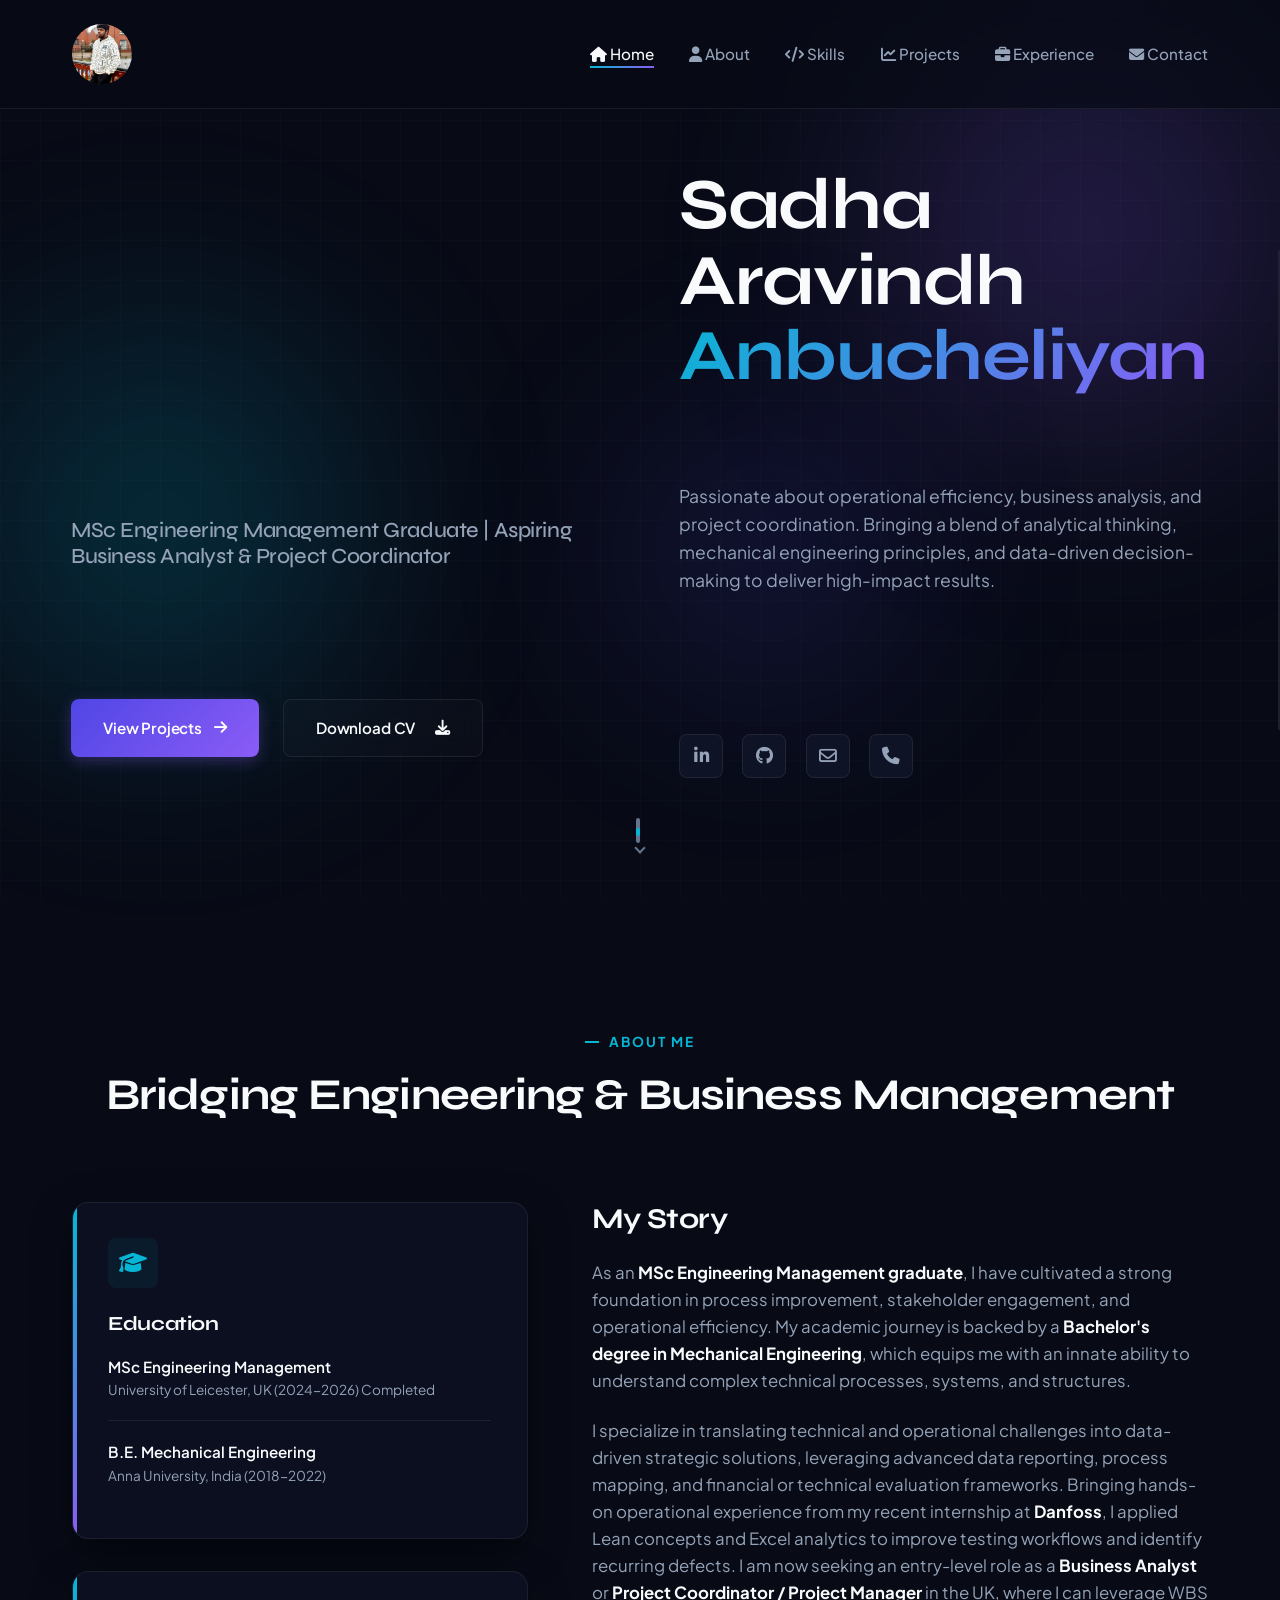
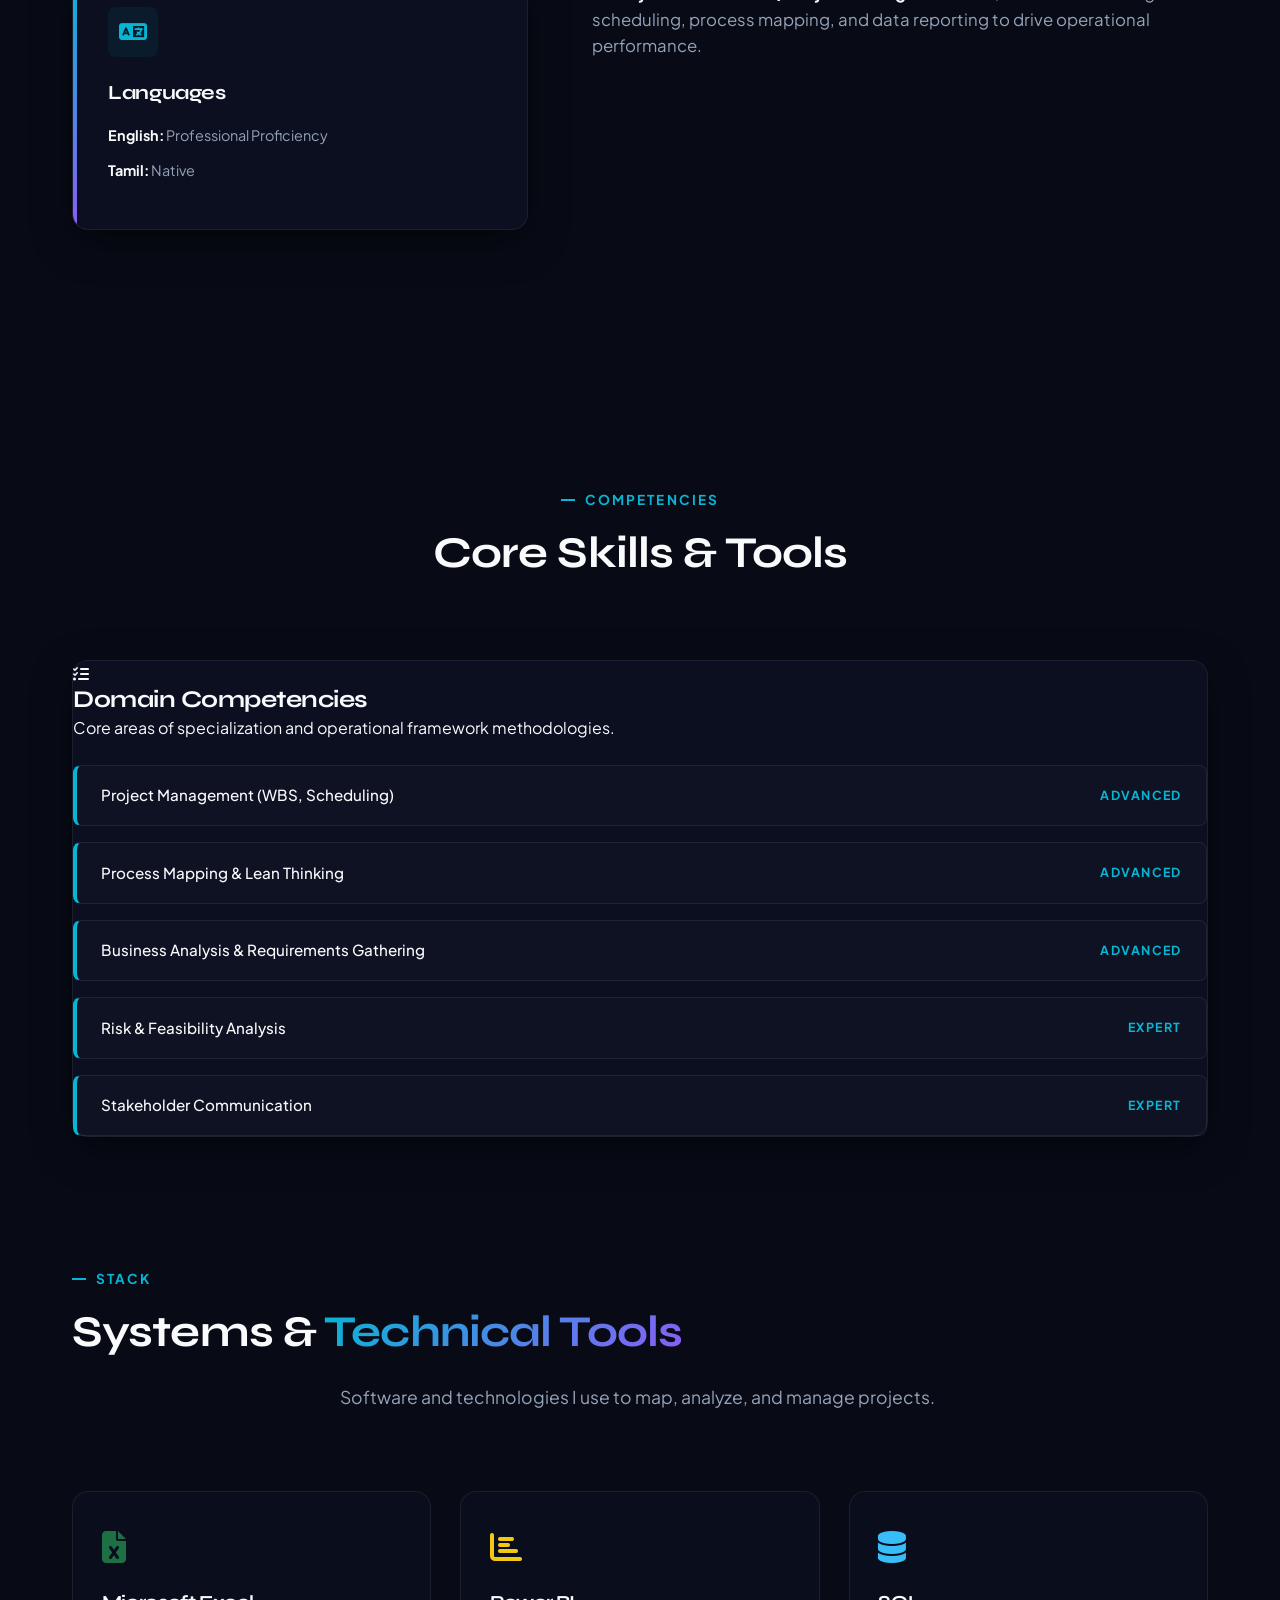
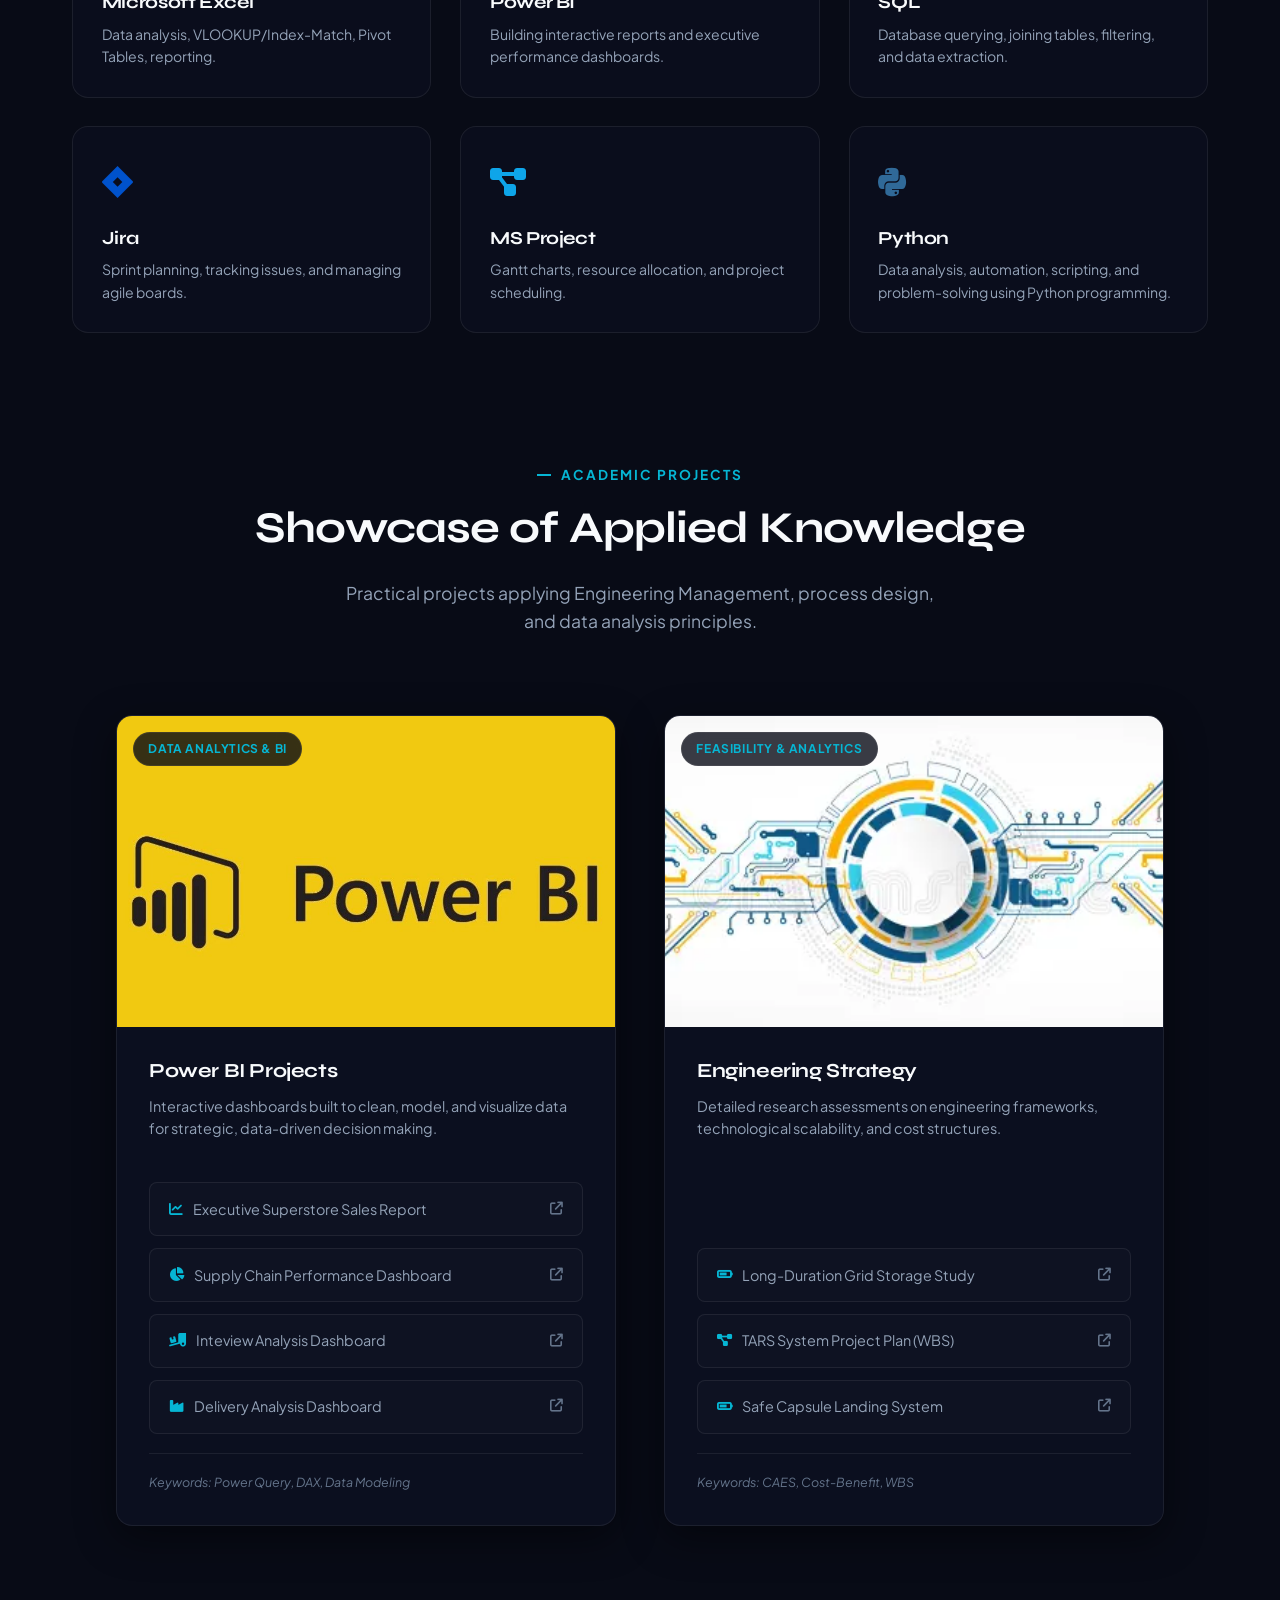
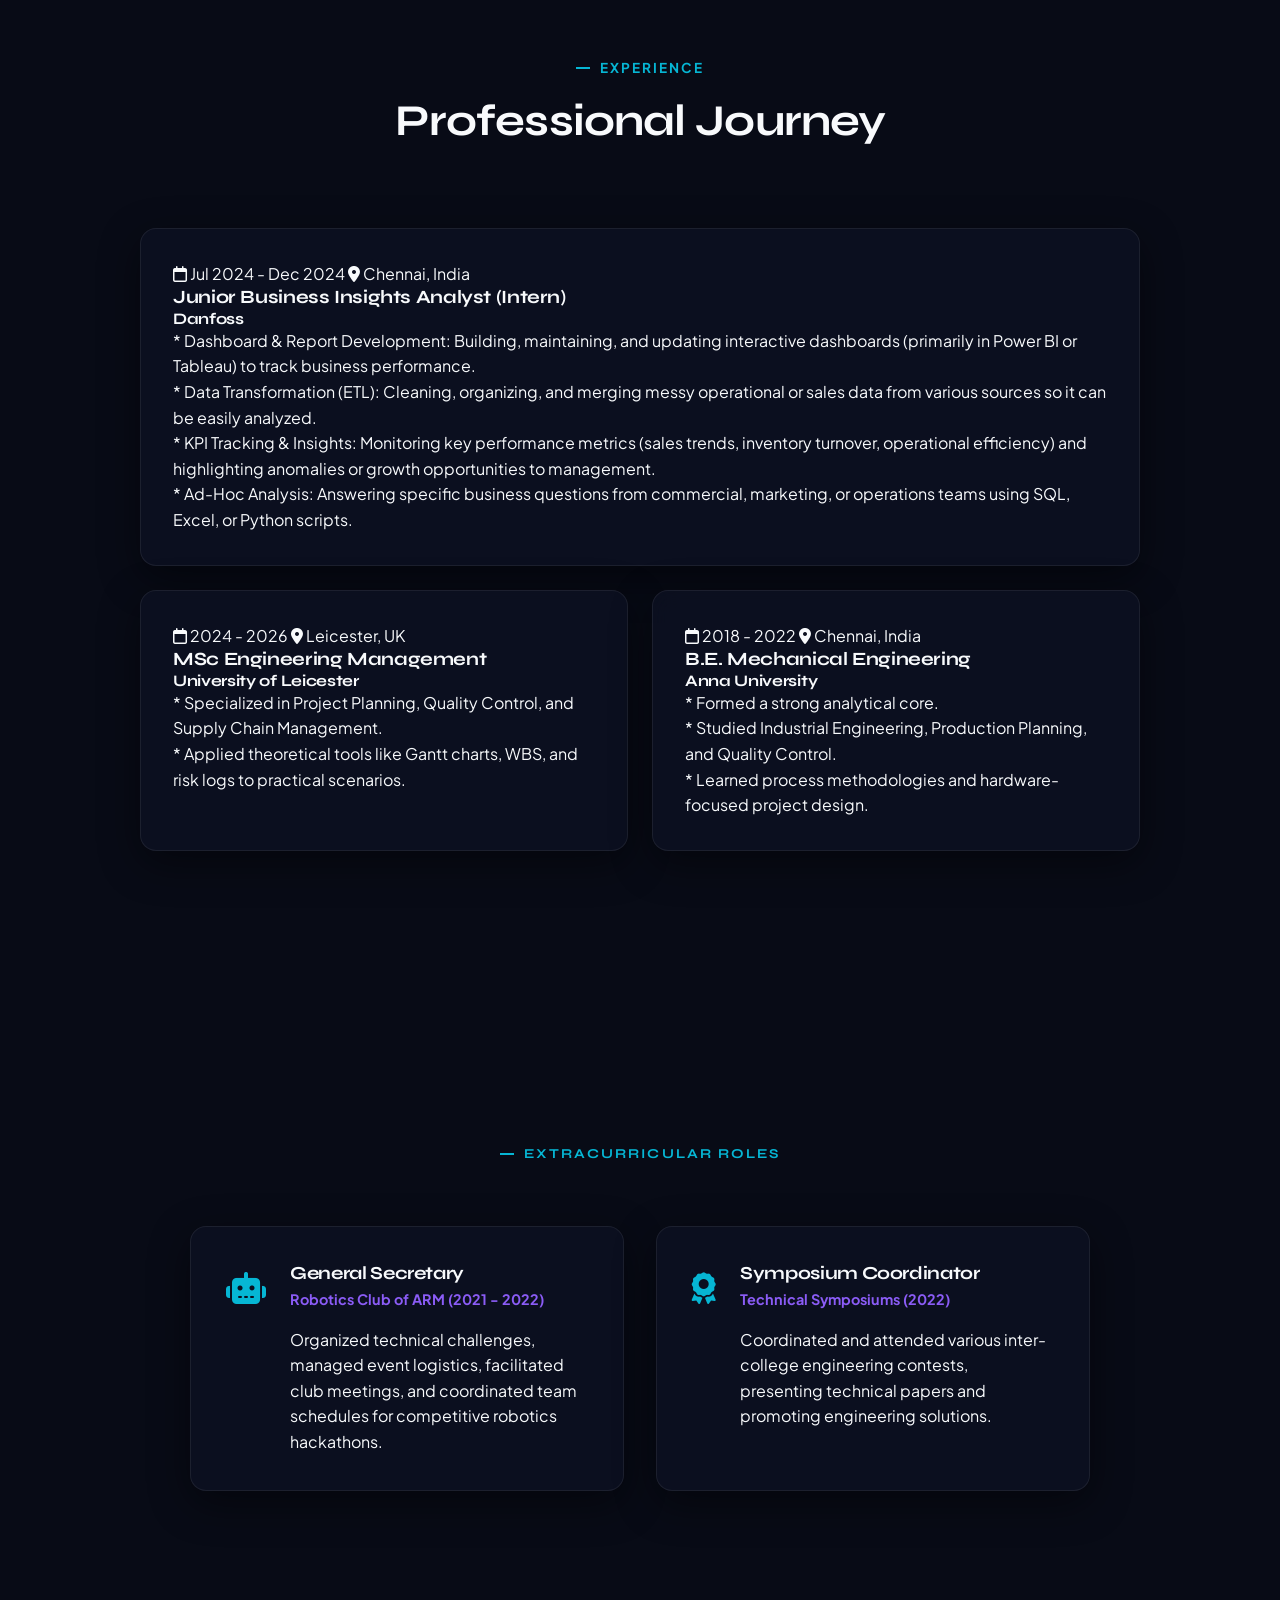
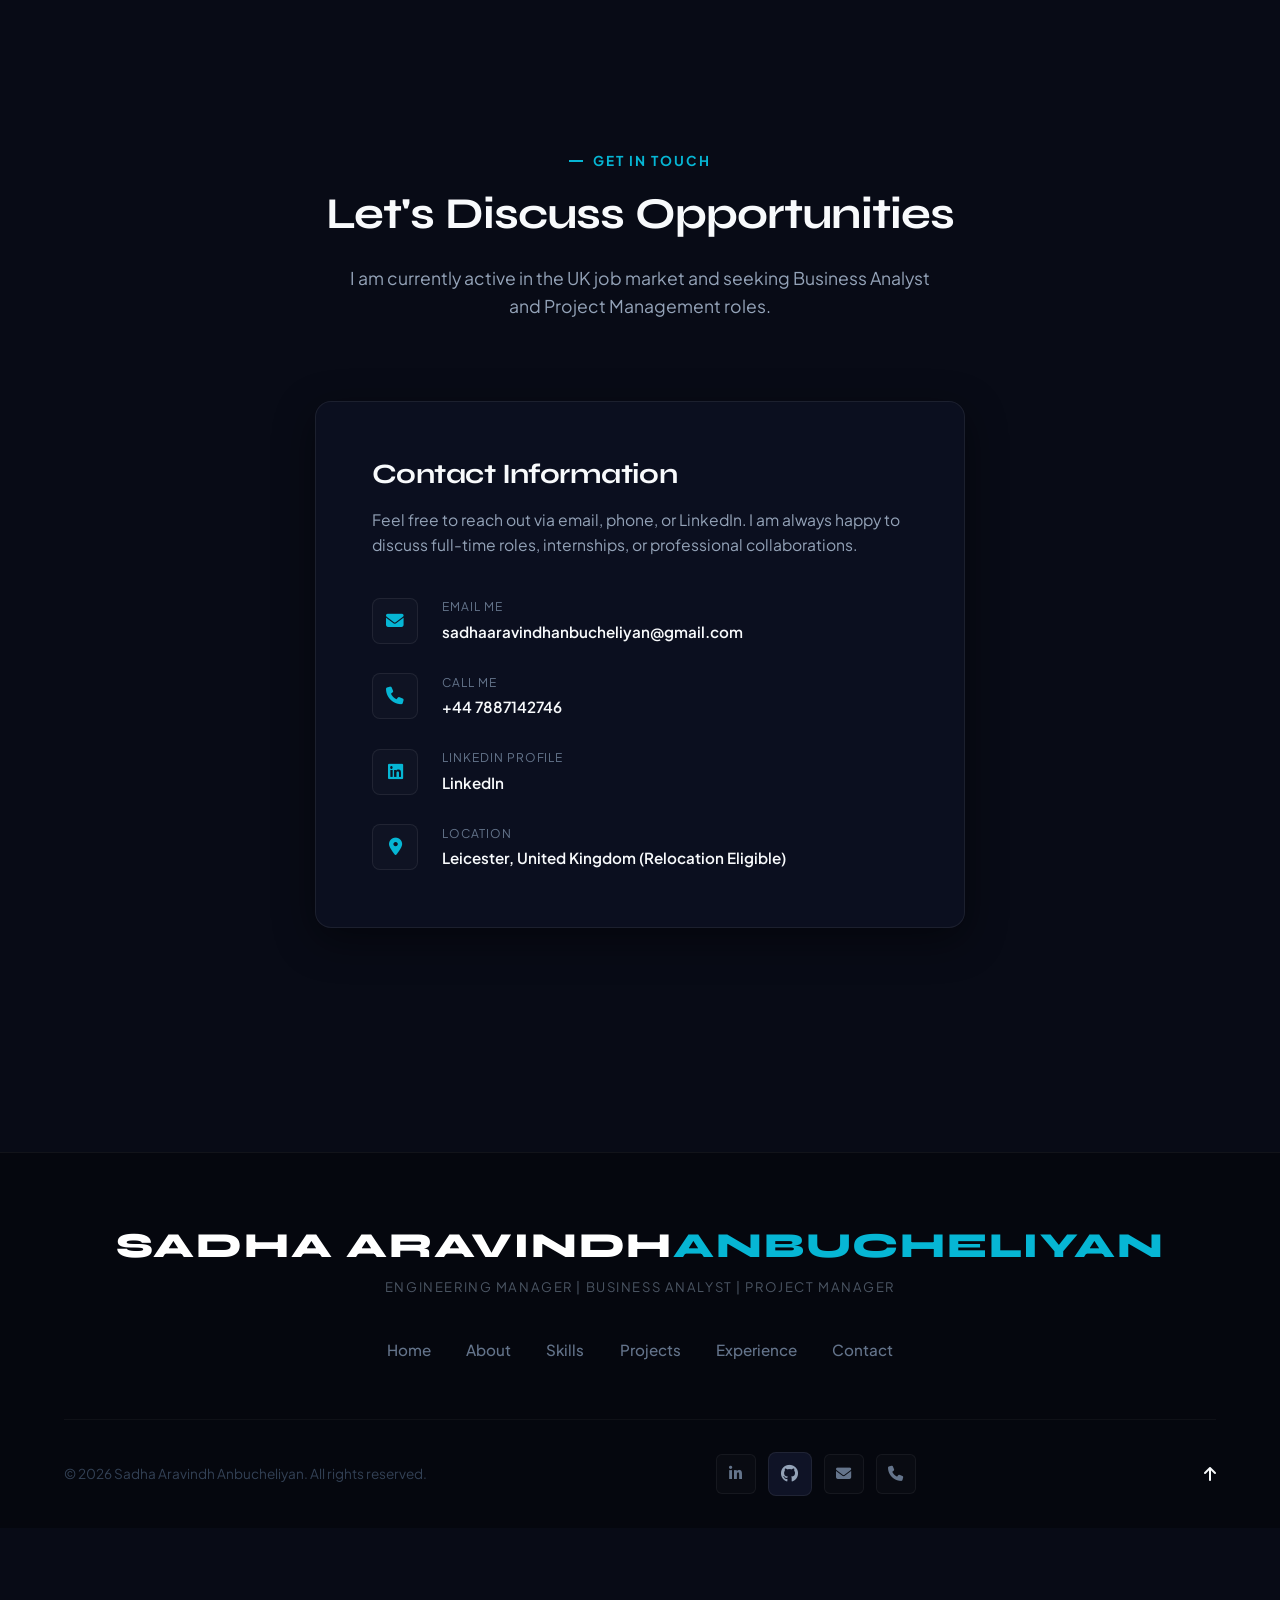
<file: index.html>
<!DOCTYPE html>
<html lang="en">
<head>
    <meta charset="UTF-8">
    <meta name="viewport" content="width=device-width, initial-scale=1.0">
    <meta name="description" content="Portfolio of Sadha Aravindh Anbucheliyan - MSc Engineering Management graduate seeking Business Analyst & Project Manager roles. Skilled in requirements gathering, process mapping, and data analysis.">
    <meta name="keywords" content="Sadha Aravindh Anbucheliyan, Business Analyst, Project Manager, Engineering Management, Process Mapping, Data Analysis, Power BI, Excel, SQL, UK Graduate Route">
    <meta name="author" content="Sadha Aravindh Anbucheliyan">
    
    <!-- Open Graph / Facebook -->
    <meta property="og:type" content="website">
    <meta property="og:title" content="Sadha Aravindh Anbucheliyan | Business Analyst & Project Manager Portfolio">
    <meta property="og:description" content="MSc Engineering Management graduate seeking BA/PM opportunities in the UK. View my projects, skills, and experience.">
    <meta property="og:image" content="assets/hero-concept.png">

    <!-- Twitter -->
    <meta property="twitter:card" content="summary_large_image">
    <meta property="twitter:title" content="Sadha Aravindh Anbucheliyan | Business Analyst & Project Manager Portfolio">
    <meta property="twitter:description" content="MSc Engineering Management graduate seeking BA/PM opportunities in the UK.">
    <meta property="twitter:image" content="assets/hero-concept.png">

    <title>Sadha Aravindh Anbucheliyan | Aspiring Business Analyst & Project Coordinator Portfolio</title>
    
    <!-- Google Fonts -->
    <link rel="preconnect" href="https://fonts.googleapis.com">
    <link rel="preconnect" href="https://fonts.gstatic.com" crossorigin>
    <link href="https://fonts.googleapis.com/css2?family=Plus+Jakarta+Sans:wght@300;400;500;600;700;800&family=Syne:wght@500;600;700;800&display=swap" rel="stylesheet">
    
    <!-- FontAwesome Icons -->
    <link rel="stylesheet" href="https://cdnjs.cloudflare.com/ajax/libs/font-awesome/6.4.0/css/all.min.css">
    
    <!-- Custom CSS -->
    <link rel="stylesheet" href="style.css">
</head>
<body class="dark-theme">

    <!-- Background Grid & Glowing Blobs for Modern Aesthetics -->
    <div class="grid-overlay"></div>
    <div class="glow-blob blob-1"></div>
    <div class="glow-blob blob-2"></div>
    <div class="glow-blob blob-3"></div>

    <!-- Header Navigation -->
    <header id="header" class="glass-header">
        <div class="header-container">
            <a href="#home" class="logo" id="logo-link"> <img src="profile.jpg" alt="Profile" class="logo-img"></a>
            
           <nav class="nav-menu" id="nav-menu">
    <ul class="nav-list">
        <li><a href="#home" class="nav-link active" id="nav-home"><i class="fa-solid fa-house"></i> Home</a></li>
        <li><a href="#about" class="nav-link" id="nav-about"><i class="fa-solid fa-user"></i> About</a></li>
        <li><a href="#skills" class="nav-link" id="nav-skills"><i class="fa-solid fa-code"></i> Skills</a></li>
        <li><a href="#projects" class="nav-link" id="nav-projects"><i class="fa-solid fa-chart-line"></i> Projects</a></li>
        <li><a href="#experience" class="nav-link" id="nav-experience"><i class="fa-solid fa-briefcase"></i> Experience</a></li>
        <li><a href="#contact" class="nav-link" id="nav-contact"><i class="fa-solid fa-envelope"></i> Contact</a></li>
    </ul>
</nav>
            </div>
        </div>
    </header>

    <main>
        <!-- Hero Section -->
        <section id="home" class="hero-section section-padding">
            <div class="container hero-container">
                <div class="hero-content">
                    </div>
                    <h1 class="hero-title">
                        Sadha Aravindh <br>
                        <span class="gradient-text">Anbucheliyan</span>
                    </h1>
                    <h2 class="hero-subtitle">MSc Engineering Management Graduate | Aspiring Business Analyst & Project Coordinator</h2>
                    <p class="hero-description">
                        Passionate about operational efficiency, business analysis, and project coordination. Bringing a blend of analytical thinking, mechanical engineering principles, and data-driven decision-making to deliver high-impact results.
                    </p>
                    
                    <div class="hero-actions">
                        <a href="#projects" class="btn btn-primary" id="view-work-btn">
                            <span>View Projects</span>
                            <i class="fa-solid fa-arrow-right"></i>
                        </a>
                      <a href="Sadha_Aravindh_CV.pdf" download="Sadha_Aravindh_CV.pdf" class="btn btn-outline" id="download-cv-btn">
        <span>Download CV</span>
        <i class="fa-solid fa-download" style="margin-left: 8px;"></i>
    </a>
                    </div>

                    <div class="hero-socials">
                        <a href="https://www.linkedin.com/in/sadha-aravindh-anbucheliyan-20a9b5361/" target="_blank" rel="noopener" class="social-icon" aria-label="LinkedIn" id="hero-li">
                            <i class="fa-brands fa-linkedin-in"></i>
                        </a>
                        <a href="https://github.com/sadhaaravindhanbucheliyan" target="_blank" rel="noopener" class="social-icon" aria-label="GitHub" id="hero-github">
                              <i class="fa-brands fa-github"></i>
                      </a>
                        <a href="mailto:sadhaaravindhanbucheliyan@gmail.com" class="social-icon" aria-label="Email" id="hero-mail">
                            <i class="fa-regular fa-envelope"></i>
                        </a>
                        <a href="tel:+447887142746" class="social-icon" aria-label="Phone" id="hero-phone">
                            <i class="fa-solid fa-phone"></i>
                        </a>
                    </div>
                </div>

                <div class="hero-visual">
    <div class="image-wrapper glass-panel visual-card-hub">
        
        <!-- Central Isometric Hub & SVG Connecting Lines -->
        <div class="hub-center-container">
            <svg class="hub-connecting-lines" viewBox="0 0 400 400" fill="none" xmlns="http://www.w3.org/2000/svg">
                <!-- Top Left Path -->
                <path d="M 50 50 C 120 50, 150 150, 180 180" stroke="url(#line-gradient-purple)" stroke-width="2" />
                <!-- Top Right Path -->
                <path d="M 350 100 C 280 100, 250 180, 220 200" stroke="url(#line-gradient-blue)" stroke-width="2" />
                <!-- Bottom Left Path -->
                <path d="M 80 320 C 140 320, 160 250, 180 220" stroke="url(#line-gradient-purple)" stroke-width="2" />
                <!-- Bottom Right Path -->
                <path d="M 320 370 C 260 370, 240 250, 220 220" stroke="url(#line-gradient-blue)" stroke-width="2" />
                
                <defs>
                    <linearGradient id="line-gradient-blue" x1="0%" y1="0%" x2="100%" y2="100%">
                        <stop offset="0%" stop-color="#00f2fe" stop-opacity="0.6"/>
                        <stop offset="100%" stop-color="#4facfe" stop-opacity="0.1"/>
                    </linearGradient>
                    <linearGradient id="line-gradient-purple" x1="0%" y1="0%" x2="100%" y2="100%">
                        <stop offset="0%" stop-color="#b180ff" stop-opacity="0.6"/>
                        <stop offset="100%" stop-color="#7000ff" stop-opacity="0.1"/>
                    </linearGradient>
                </defs>
            </svg>

            <!-- Isometric Node Graphic -->
            <div class="iso-cube-core">
                <div class="cube-glow"></div>
                <i class="fa-solid fa-cube main-cube"></i>
                <i class="fa-solid fa-cube sub-node node-top"></i>
                <i class="fa-solid fa-cube sub-node node-left"></i>
                <i class="fa-solid fa-cube sub-node node-right"></i>
            </div>
        </div>

        <!-- The 4 Corner Floating Badges -->
        <!-- Top Left: Process Mapping -->
        <div class="hub-badge badge-tl glass-panel-sm">
            <div class="badge-icon icon-cyan"><i class="fa-solid fa-arrows-spin"></i></div>
            <div class="badge-text">
                <h4>Process Mapping</h4>
                <p>Lean & RCA</p>
            </div>
        </div>

        <!-- Top Right: Data Analytics (Active State) -->
        <div class="hub-badge badge-tr active-glow-blue">
            <div class="badge-icon icon-blue"><i class="fa-solid fa-chart-simple"></i></div>
            <div class="badge-text">
                <h4>Data Analytics</h4>
                <p>SQL , PowerBI & python</p>
            </div>
        </div>

        <!-- Bottom Left: Operations -->
        <div class="hub-badge badge-bl glass-panel-sm glow-purple">
            <div class="badge-icon icon-purple"><i class="fa-solid fa-circle-nodes"></i></div>
            <div class="badge-text">
                <h4>Operations</h4>
                <p>Supply Chain</p>
            </div>
        </div>

        <!-- Bottom Right: Project Management -->
        <div class="hub-badge badge-br glass-panel-sm">
            <div class="badge-icon icon-blue-alt"><i class="fa-solid fa-diagram-project"></i></div>
            <div class="badge-text">
                <h4>Project Management</h4>
                <p>WBS & Scheduling</p>
            </div>
        </div>

    </div>
</div>
                    </div>
                </div>
            </div>
            
            <div class="scroll-indicator">
                <a href="#about" aria-label="Scroll to About Me Section">
                    <span class="mouse">
                        <span class="wheel"></span>
                    </span>
                    <span class="arrow-down"></span>
                </a>
            </div>
        </section>

        <!-- About Me Section -->
        <section id="about" class="about-section section-padding">
            <div class="container">
                <div class="section-header text-center">
                    <span class="subtitle">About Me</span>
                    <h2 class="section-title">Bridging Engineering & Business Management</h2>
                </div>

                <div class="about-grid">
                    <div class="about-info-cards">
                        <div class="info-card glass-panel" id="about-card-education">
                            <div class="card-icon"><i class="fa-solid fa-graduation-cap"></i></div>
                            <h3>Education</h3>
                            <p class="primary-text">MSc Engineering Management</p>
                            <p class="secondary-text">University of Leicester, UK (2024-2026) Completed</p>
                            <div class="divider"></div>
                            <p class="primary-text">B.E. Mechanical Engineering</p>
                            <p class="secondary-text">Anna University, India (2018-2022)</p>
                        </div>

                        <div class="info-card glass-panel" id="about-card-lang">
                            <div class="card-icon"><i class="fa-solid fa-language"></i></div>
                            <h3>Languages</h3>
                            <ul class="info-list">
                                <li><strong>English:</strong> Professional Proficiency</li>
                                <li><strong>Tamil:</strong> Native</li>
                            </ul>
                        </div>
                    </div>

                    <div class="about-text-content">
                        <h3>My Story</h3>
                        <p class="about-p">
    As an <strong>MSc Engineering Management graduate</strong>, I have cultivated a strong foundation in process improvement, stakeholder engagement, and operational efficiency. My academic journey is backed by a <strong>Bachelor's degree in Mechanical Engineering</strong>, which equips me with an innate ability to understand complex technical processes, systems, and structures.
</p>
<p class="about-p">
    I specialize in translating technical and operational challenges into data-driven strategic solutions, leveraging advanced data reporting, process mapping, and financial or technical evaluation frameworks. Bringing hands-on operational experience from my recent internship at <strong>Danfoss</strong>, I applied Lean concepts and Excel analytics to improve testing workflows and identify recurring defects. I am now seeking an entry-level role as a <strong>Business Analyst</strong> or <strong>Project Coordinator / Project Manager</strong> in the UK, where I can leverage WBS scheduling, process mapping, and data reporting to drive operational performance.
</p>
                                </div>
                            </div>
                        </div>
            </div>
        </section>

        <!-- Skills Section -->
        <section id="skills" class="skills-section section-padding">
            <div class="container">
                <div class="section-header text-center">
                    <span class="subtitle">Competencies</span>
                    <h2 class="section-title">Core Skills & Tools</h2>
                </div>

                <div class="skills-grid">
                    <!-- Core Competencies -->
                <div class="skills-category glass-panel">
    <div class="category-title">
        <i class="fa-solid fa-list-check"></i>
        <h2>Domain Competencies</h2>
    </div>
    <p class="category-subtitle">Core areas of specialization and operational framework methodologies.</p>
    
    <!-- The parent container -->
    <div class="skills-list">
        
        <!-- Row Item 1 -->
        <div class="competency-item">
            <span class="competency-name">Project Management (WBS, Scheduling)</span>
            <span class="competency-level">Advanced</span>
        </div>
        
        <!-- Row Item 2 -->
        <div class="competency-item">
            <span class="competency-name">Process Mapping & Lean Thinking</span>
            <span class="competency-level">Advanced</span>
        </div>
        
        <!-- Row Item 3 -->
        <div class="competency-item">
            <span class="competency-name">Business Analysis & Requirements Gathering</span>
            <span class="competency-level">Advanced</span>
        </div>
        
        <!-- Row Item 4 -->
        <div class="competency-item">
            <span class="competency-name">Risk & Feasibility Analysis</span>
            <span class="competency-level">Expert</span>
        </div>
        
        <!-- Row Item 5 -->
        <div class="competency-item">
            <span class="competency-name">Stakeholder Communication</span>
            <span class="competency-level">Expert</span>
        </div>
        
    </div>
</div>
                        </div>
                    </div>

                    <!-- Technical Tools -->
  <section id="skills" class="section-padding">
    <div class="container">
        
        <div class="section-header">
            <span class="subtitle">Stack</span>
            <h2 class="section-title">Systems & <span class="gradient-text">Technical Tools</span></h2>
            <p class="section-desc">Software and technologies I use to map, analyze, and manage projects.</p>
        </div>

        <div class="tools-grid">
            
            <div class="tool-card" id="tool-excel">
                <div class="tool-icon">
                    <i class="fa-solid fa-file-excel"></i>
                </div>
                <h4>Microsoft Excel</h4>
                <p>Data analysis, VLOOKUP/Index-Match, Pivot Tables, reporting.</p>
            </div>

            <div class="tool-card" id="tool-pbi">
                <div class="tool-icon">
                    <i class="fa-solid fa-chart-bar"></i>
                </div>
                <h4>Power BI</h4>
                <p>Building interactive reports and executive performance dashboards.</p>
            </div>

            <div class="tool-card" id="tool-sql">
                <div class="tool-icon">
                    <i class="fa-solid fa-database"></i>
                </div>
                <h4>SQL</h4>
                <p>Database querying, joining tables, filtering, and data extraction.</p>
            </div>

            <div class="tool-card" id="tool-jira">
                <div class="tool-icon">
                    <i class="fa-brands fa-jira"></i>
                </div>
                <h4>Jira</h4>
                <p>Sprint planning, tracking issues, and managing agile boards.</p>
            </div>

            <div class="tool-card" id="tool-project">
                <div class="tool-icon">
                    <i class="fa-solid fa-diagram-project"></i>
                </div>
                <h4>MS Project</h4>
                <p>Gantt charts, resource allocation, and project scheduling.</p>
            </div>

            <div class="tool-card" id="tool-python">
                <div class="tool-icon">
                    <i class="fa-brands fa-python"></i>
                </div>
                <h4>Python</h4>
                <p>Data analysis, automation, scripting, and problem-solving using Python programming.</p>
            </div>

        </div> 

        <!-- Projects Section -->
        <section id="projects" class="projects-section section-padding">
            <div class="container">
                <div class="section-header text-center">
                    <span class="subtitle">Academic Projects</span>
                    <h2 class="section-title">Showcase of Applied Knowledge</h2>
                    <p class="section-desc">Practical projects applying Engineering Management, process design, and data analysis principles.</p>
                </div>

<div class="projects-grid">
<!-- Power BI Section -->
    <article class="project-card glass-panel" id="project-pbi-category">
        <div class="project-img-wrapper">
            <img src="power BI.jpg" alt="Power BI Analytics" class="project-img">
            <div class="project-tag">Data Analytics & BI</div>
        </div>
        <div class="project-info">
            <h3 class="project-card-title">Power BI Projects</h3>
            <p class="project-description">
                Interactive dashboards built to clean, model, and visualize data for strategic, data-driven decision making.
            </p>
            <div class="project-list-container">

                <a href="Sales Superstore.mp4" target="_blank" rel="noopener" class="project-list-item">

                    <span class="project-item-name"><i class="fa-solid fa-chart-line"></i>  Executive Superstore Sales Report</span>
                    <i class="fa-solid fa-arrow-up-right-from-square view-icon"></i>
                </a>

                <a href="supply chain.mp4" target="_blank" rel="noopener" class="project-list-item">

                    <span class="project-item-name"><i class="fa-solid fa-chart-pie"></i> Supply Chain Performance Dashboard</span>

                    <i class="fa-solid fa-arrow-up-right-from-square view-icon"></i>

                </a>

                <a href="Interview Analysis.mp4" target="_blank" rel="noopener" class="project-list-item">

                    <span class="project-item-name"><i class="fa-solid fa-truck-ramp-box"></i> Inteview Analysis Dashboard </span>

                    <i class="fa-solid fa-arrow-up-right-from-square view-icon"></i>
                </a>

                <a href="Delivery Analysis.mp4" target="_blank" rel="noopener" class="project-list-item">

                    <span class="project-item-name"><i class="fa-solid fa-industry"></i> Delivery Analysis Dashboard</span>

                    <i class="fa-solid fa-arrow-up-right-from-square view-icon"></i>
                </a>
            </div>
            <div class="project-footer">
                <span class="project-tools">Keywords: Power Query, DAX, Data Modeling</span>
            </div>
        </div>
    </article>

  <article class="project-card glass-panel" id="project-energy-category">
        <div class="project-img-wrapper">
            <img src="energy.webp" alt="Clean energy grid storage design" class="project-img">
            <div class="project-tag">Feasibility & Analytics</div>
        </div>
        <div class="project-info">
            <h3 class="project-card-title">Engineering Strategy</h3>
            <p class="project-description">
                Detailed research assessments on engineering frameworks, technological scalability, and cost structures.
            </p>
            <div class="project-list-container">

                <a href="Long-Duration Grid Storage Study.pdf" target="_blank" rel="noopener" class="project-list-item">

                    <span class="project-item-name"><i class="fa-solid fa-battery-three-quarters"></i> Long-Duration Grid Storage Study</span>

                    <i class="fa-solid fa-arrow-up-right-from-square view-icon"></i>

                </a>

                <a href="TARS_Bag_Report.pdf" target="_blank" rel="noopener" class="project-list-item">

                    <span class="project-item-name"><i class="fa-solid fa-diagram-project"></i> TARS System Project Plan (WBS)</span>

                    <i class="fa-solid fa-arrow-up-right-from-square view-icon"></i>

                </a>

                    <a href="Safe Capsule Landing System .pdf" target="_blank" rel="noopener" class="project-list-item">

                    <span class="project-item-name"><i class="fa-solid fa-battery-three-quarters"></i>Safe Capsule Landing System</span>

                    <i class="fa-solid fa-arrow-up-right-from-square view-icon"></i>
                </a>
            </div>
            <div class="project-footer">

                <span class="project-tools">Keywords: CAES, Cost-Benefit, WBS</span>
            </div>
        </div>
    </article>
</div>
        <!-- Experience Section -->
   <section id="experience" class="experience-section section-padding">
    <div class="container">
        <div class="section-header text-center">
            <span class="subtitle">Experience</span>
            <h2 class="section-title">Professional Journey</h2>
        </div>

        <div class="bento-grid">
            <div class="bento-item bento-large glass-panel">
                <div class="timeline-header">
                    <span><i class="fa-regular fa-calendar"></i> Jul 2024 - Dec 2024</span>
                    <span><i class="fa-solid fa-location-dot"></i> Chennai, India</span>
                </div>
                <h3 class="role-title">Junior Business Insights Analyst (Intern)</h3>
                <h4 class="company-name">Danfoss</h4>
                <ul class="timeline-bullets">
                    <li>* Dashboard & Report Development: Building, maintaining, and updating interactive dashboards (primarily in Power BI or Tableau) to track business performance.</li>
                    <li>* Data Transformation (ETL): Cleaning, organizing, and merging messy operational or sales data from various sources so it can be easily analyzed.</li>
                    <li>* KPI Tracking & Insights: Monitoring key performance metrics (sales trends, inventory turnover, operational efficiency) and highlighting anomalies or growth opportunities to management.</li>
                    <li>* Ad-Hoc Analysis: Answering specific business questions from commercial, marketing, or operations teams using SQL, Excel, or Python scripts.</li>
                </ul>
            </div>

            <div class="bento-item bento-small glass-panel">
                <div class="timeline-header">
                    <span><i class="fa-regular fa-calendar"></i> 2024 - 2026</span>
                    <span><i class="fa-solid fa-location-dot"></i> Leicester, UK</span>
                </div>
                <h3 class="role-title">MSc Engineering Management</h3>
                <h4 class="company-name">University of Leicester</h4>
                <ul class="timeline-bullets">
                    <li>* Specialized in Project Planning, Quality Control, and Supply Chain Management.</li>
                    <li>* Applied theoretical tools like Gantt charts, WBS, and risk logs to practical scenarios.</li>
                </ul>
            </div>

            <div class="bento-item bento-small glass-panel">
                <div class="timeline-header">
                    <span><i class="fa-regular fa-calendar"></i> 2018 - 2022</span>
                    <span><i class="fa-solid fa-location-dot"></i> Chennai, India</span>
                </div>
                <h3 class="role-title">B.E. Mechanical Engineering</h3>
                <h4 class="company-name">Anna University</h4>
                <ul class="timeline-bullets">
                    <li>* Formed a strong analytical core.</li>
                    <li>* Studied Industrial Engineering, Production Planning, and Quality Control.</li>
                    <li>* Learned process methodologies and hardware-focused project design.</li>
                </ul>
            </div>
</section>
                <!-- Extracurricular Activities Cards -->
  <div class="extracurricular-header text-center">
                    <h3 class="subtitle">Extracurricular Roles</h3>
                </div>
                <div class="extracurricular-grid">
                    <div class="extra-card glass-panel" id="extra-robotics">
                        <div class="extra-icon"><i class="fa-solid fa-robot"></i></div>
                        <div class="extra-body">
                            <h4>General Secretary</h4>
                            <h5>Robotics Club of ARM (2021 - 2022)</h5>
                            <p>Organized technical challenges, managed event logistics, facilitated club meetings, and coordinated team schedules for competitive robotics hackathons.</p>
                        </div>
                    </div>
                    <div class="extra-card glass-panel" id="extra-symposiums">
                        <div class="extra-icon"><i class="fa-solid fa-award"></i></div>
                        <div class="extra-body">
                            <h4>Symposium Coordinator</h4>
                            <h5>Technical Symposiums (2022)</h5>
                            <p>Coordinated and attended various inter-college engineering contests, presenting technical papers and promoting engineering solutions.</p>
                        </div>
            </div>
                </div>
            </div>
        </section>

      <!-- Contact Section -->
        <section id="contact" class="contact-section section-padding">
            <div class="container">
                <div class="section-header text-center">
                    <span class="subtitle">Get In Touch</span>
                    <h2 class="section-title">Let's Discuss Opportunities</h2>
                    <p class="section-desc">I am currently active in the UK job market and seeking Business Analyst and Project Management roles.</p>
                </div>

                <div class="contact-center-wrapper">
                    <!-- Standalone Centered Card -->
                    <div class="contact-info-card glass-panel">
                        <h3>Contact Information</h3>
                        <p class="card-intro">Feel free to reach out via email, phone, or LinkedIn. I am always happy to discuss full-time roles, internships, or professional collaborations.</p>
                        
                        <div class="info-links-list">
                            
                            <!-- Email Row -->
                            <div class="info-item-row">
                                <div class="item-icon-box">
                                    <i class="fa-solid fa-envelope"></i>
                                </div>
                                <div class="item-text-content">
                                    <span class="label-heading">Email Me</span>
                                    <a href="mailto:sadhaaravindhanbucheliyan@gmail.com" class="contact-link">sadhaaravindhanbucheliyan@gmail.com</a>
                                </div>
                            </div>

                            <!-- Phone Row -->
                            <div class="info-item-row">
                                <div class="item-icon-box">
                                    <i class="fa-solid fa-phone"></i>
                                </div>
                                <div class="item-text-content">
                                    <span class="label-heading">Call Me</span>
                                    <a href="tel:+447887142746" class="contact-link">+44 7887142746</a>
                                </div>
                            </div>

                            <!-- LinkedIn Row -->
                            <div class="info-item-row">
                                <div class="item-icon-box">
                                    <i class="fa-brands fa-linkedin"></i>
                                </div>
                                <div class="item-text-content">
                                    <span class="label-heading">LinkedIn Profile</span>
                                    <a href="https://www.linkedin.com/in/sadha-aravindh-anbucheliyan-20a9b5361/" target="_blank" rel="noopener" class="contact-link">LinkedIn</a>
                                </div>
                            </div>

                            <!-- Location Row -->
                            <div class="info-item-row">
                                <div class="item-icon-box">
                                    <i class="fa-solid fa-location-dot"></i>
                                </div>
                                <div class="item-text-content">
                                    <span class="label-heading">Location</span>
                                    <span class="location-value">Leicester, United Kingdom (Relocation Eligible)</span>
                                </div>
                            </div>

                        </div>
                    </div>
                </div>
            </div>
        </section>

  <!-- Full-Width Premium Integrated Footer -->
<footer class="portfolio-footer">
    <div class="footer-inner-content">
        
        <!-- Footer Branding Header Block -->
        <h4 class="footer-logo">SADHA ARAVINDH<span>ANBUCHELIYAN</span></h4>
        <p class="footer-role-tags">Engineering Manager | Business Analyst | Project Manager</p>
        
        <!-- Center Quick Navigation Links -->
        <ul class="footer-nav-links">
            <li><a href="#home">Home</a></li>
            <li><a href="#about">About</a></li>
            <li><a href="#skills">Skills</a></li>
            <li><a href="#projects">Projects</a></li>
            <li><a href="#experience">Experience</a></li>
            <li><a href="#contact">Contact</a></li>
        </ul>

        <div class="footer-divider"></div>

        <!-- Left / Right Split Bottom Row Container -->
        <div class="footer-bottom-row">
            <div class="footer-copyright">
                <p>&copy; 2026 Sadha Aravindh Anbucheliyan. All rights reserved.</p>
            </div>
            
            <div class="footer-social-box-list">
                <a href="https://www.linkedin.com/in/sadha-aravindh-anbucheliyan-20a9b5361/" target="_blank" rel="noopener" class="social-icon-btn" aria-label="LinkedIn">
                    <i class="fa-brands fa-linkedin-in"></i>
                </a>
                 <a href="https://github.com/sadhaaravindhanbucheliyan" target="_blank" rel="noopener" class="social-icon" aria-label="GitHub" id="hero-github">
                      <i class="fa-brands fa-github"></i>
                  </a>
                <a href="mailto:sadhaaravindhanbucheliyan@gmail.com" class="social-icon-btn" aria-label="Email">
                    <i class="fa-solid fa-envelope"></i>
                </a>
                <a href="tel:+447887142746" class="social-icon-btn" aria-label="Phone">
                    <i class="fa-solid fa-phone"></i>
                </a>
            </div>  <a href="#home" class="back-to-top" id="back-to-top" aria-label="Back to Top">
            <i class="fa-solid fa-arrow-up"></i>
        </a>
        </div>



    <!-- Custom JS -->
    <script src="script.js"></script>
</body>
</html>
</file>
<file: style.css>
/* Custom CSS Design System - Sadha Aravindh Anbucheliyan Portfolio */

/* ==========================================
   CSS Custom Properties & Design Tokens
   ========================================== */
:root {
    /* Color Palette */
    --bg-primary: #080b16;
    --bg-secondary: #0f1326;
    --bg-tertiary: #171d36;
    --accent-purple: #8b5cf6;
    --accent-teal: #06b6d4;
    --accent-indigo: #4f46e5;
    
    /* Text Colors */
    --text-primary: #f8fafc;
    --text-secondary: #94a3b8;
    --text-muted: #64748b;
    --text-glow: rgba(6, 182, 212, 0.35);
    
    /* Glassmorphism Styles */
    --glass-bg: rgba(15, 19, 38, 0.65);
    --glass-border: rgba(255, 255, 255, 0.07);
    --glass-shadow: 0 12px 40px 0 rgba(0, 0, 0, 0.45);
    --glass-blur: blur(12px);
    
    /* Transitions */
    --transition-fast: 0.2s cubic-bezier(0.4, 0, 0.2, 1);
    --transition-medium: 0.4s cubic-bezier(0.4, 0, 0.2, 1);
    --transition-slow: 0.6s cubic-bezier(0.4, 0, 0.2, 1);
    
    /* Border Radius */
    --radius-sm: 8px;
    --radius-md: 16px;
    --radius-lg: 24px;
    --radius-full: 9999px;
    
    /* Z-Index Hierarchy */
    --z-back: -10;
    --z-normal: 1;
    --z-sticky: 100;
    --z-drawer: 1000;
    --z-overlay: 1010;
}

/* ==========================================
   Base & Reset Styles
   ========================================== */
*, *::before, *::after {
    box-sizing: border-box;
    margin: 0;
    padding: 0;
}

html {
    scroll-behavior: smooth;
    font-size: 16px;
    overflow-x: hidden;
}

body {
    background-color: var(--bg-primary);
    color: var(--text-primary);
    font-family: 'Plus Jakarta Sans', sans-serif;
    line-height: 1.6;
    overflow-x: hidden;
    position: relative;
    font-size: 1rem;
    -webkit-font-smoothing: antialiased;
}

a {
    color: inherit;
    text-decoration: none;
    transition: var(--transition-fast);
}

ul {
    list-style: none;
}

img {
    max-width: 100%;
    height: auto;
    display: block;
}

button, input, textarea {
    font-family: inherit;
    font-size: inherit;
    color: inherit;
    background: none;
    border: none;
    outline: none;
}

button {
    cursor: pointer;
}

/* ==========================================
   Background Overlay & Glow Blobs
   ========================================== */
.grid-overlay {
    position: fixed;
    top: 0;
    left: 0;
    width: 100%;
    height: 100vh;
    background-image: 
        linear-gradient(rgba(255, 255, 255, 0.015) 1px, transparent 1px),
        linear-gradient(90deg, rgba(255, 255, 255, 0.015) 1px, transparent 1px);
    background-size: 40px 40px;
    pointer-events: none;
    z-index: var(--z-back);
}

.glow-blob {
    position: fixed;
    border-radius: var(--radius-full);
    filter: blur(100px);
    opacity: 0.28;
    pointer-events: none;
    z-index: var(--z-back);
    transition: var(--transition-slow);
}

.blob-1 {
    top: -10%;
    right: -10%;
    width: 50vw;
    height: 50vw;
    background: radial-gradient(circle, var(--accent-purple) 0%, transparent 70%);
    animation: blob-float 20s infinite alternate;
}

.blob-2 {
    bottom: 10%;
    left: -10%;
    width: 45vw;
    height: 45vw;
    background: radial-gradient(circle, var(--accent-teal) 0%, transparent 70%);
    animation: blob-float 25s infinite alternate-reverse;
}

.blob-3 {
    top: 40%;
    right: 25%;
    width: 30vw;
    height: 30vw;
    background: radial-gradient(circle, var(--accent-indigo) 0%, transparent 70%);
    animation: blob-float 15s infinite alternate;
}

@keyframes blob-float {
    0% { transform: translate(0, 0) scale(1); }
    50% { transform: translate(50px, -40px) scale(1.1); }
    100% { transform: translate(-30px, 30px) scale(0.9); }
}

#logo-link img {
    width: 60px !important;
    height: 60px !important;
    max-width: 60px !important;
    border-radius: 50%;
    object-fit: cover;
}

/* ==========================================
   Reusable UI Components & Typography
   ========================================== */
.container {
    width: 100%;
    max-width: 1200px;
    margin: 0 auto;
    padding: 0 2rem;
}

.section-padding {
    padding: 8rem 0;
}

.text-center {
    text-align: center;
}

h1, h2, h3, h4 {
    font-family: 'Syne', sans-serif;
    font-weight: 700;
    line-height: 1.2;
    letter-spacing: -0.02em;
}

.gradient-text {
    background: linear-gradient(135deg, var(--accent-teal) 0%, var(--accent-purple) 100%);
    -webkit-background-clip: text;
    -webkit-text-fill-color: transparent;
    background-clip: text;
}

.section-header {
    margin-bottom: 5rem;
}

.subtitle {
    display: inline-block;
    font-size: 0.85rem;
    font-weight: 700;
    text-transform: uppercase;
    letter-spacing: 0.15em;
    color: var(--accent-teal);
    margin-bottom: 1rem;
    position: relative;
    padding-left: 24px;
}

.subtitle::before {
    content: '';
    position: absolute;
    left: 0;
    top: 50%;
    transform: translateY(-50%);
    width: 14px;
    height: 2px;
    background-color: var(--accent-teal);
}

.section-title {
    font-size: 2.75rem;
    color: var(--text-primary);
}

.section-desc {
    max-width: 600px;
    margin: 1.5rem auto 0;
    color: var(--text-secondary);
    font-size: 1.1rem;
}

.glass-panel {
    background: var(--glass-bg);
    border: 1px solid var(--glass-border);
    box-shadow: var(--glass-shadow);
    backdrop-filter: var(--glass-blur);
    -webkit-backdrop-filter: var(--glass-blur);
    border-radius: var(--radius-md);
    transition: var(--transition-medium);
}

.glass-panel:hover {
    border-color: rgba(255, 255, 255, 0.12);
    box-shadow: 0 20px 50px 0 rgba(0, 0, 0, 0.6);
}

/* Buttons System */
.btn {
    display: inline-flex;
    align-items: center;
    justify-content: center;
    gap: 0.75rem;
    padding: 1rem 2rem;
    border-radius: var(--radius-sm);
    font-weight: 600;
    transition: var(--transition-medium);
    font-size: 0.95rem;
    letter-spacing: -0.01em;
}

.btn-sm {
    padding: 0.6rem 1.2rem;
    font-size: 0.85rem;
    border-radius: var(--radius-sm);
}

.btn-primary {
    background: linear-gradient(135deg, var(--accent-indigo) 0%, var(--accent-purple) 100%);
    color: #fff;
    box-shadow: 0 4px 15px rgba(139, 92, 246, 0.3);
    position: relative;
    z-index: 1;
    overflow: hidden;
}

.btn-primary::before {
    content: '';
    position: absolute;
    top: 0;
    left: 0;
    width: 100%;
    height: 100%;
    background: linear-gradient(135deg, var(--accent-teal) 0%, var(--accent-indigo) 100%);
    opacity: 0;
    transition: var(--transition-medium);
    z-index: -1;
}

.btn-primary:hover {
    transform: translateY(-3px);
    box-shadow: 0 8px 25px rgba(139, 92, 246, 0.45);
}

.btn-primary:hover::before {
    opacity: 1;
}

.btn-outline {
    border: 1px solid var(--glass-border);
    background-color: rgba(255, 255, 255, 0.02);
    color: var(--text-primary);
    backdrop-filter: var(--glass-blur);
}

.btn-outline:hover {
    background-color: var(--text-primary);
    color: var(--bg-primary);
    border-color: var(--text-primary);
    transform: translateY(-3px);
}

.btn-block {
    width: 100%;
}

/* Custom Scrollbar */
::-webkit-scrollbar {
    width: 8px;
}

::-webkit-scrollbar-track {
    background: var(--bg-primary);
}

::-webkit-scrollbar-thumb {
    background: var(--bg-tertiary);
    border-radius: var(--radius-full);
}

::-webkit-scrollbar-thumb:hover {
    background: var(--accent-purple);
}

/* ==========================================
   Header & Sticky Navigation Menu
   ========================================== */
.glass-header {
    position: fixed;
    top: 0;
    left: 0;
    width: 100%;
    background: rgba(8, 11, 22, 0.7);
    border-bottom: 1px solid var(--glass-border);
    backdrop-filter: var(--glass-blur);
    -webkit-backdrop-filter: var(--glass-blur);
    z-index: var(--z-sticky);
    transition: var(--transition-medium);
}

.glass-header.scrolled {
    padding: 0.4rem 0;
    background: rgba(8, 11, 22, 0.85);
    box-shadow: 0 10px 30px rgba(0, 0, 0, 0.3);
}

.header-container {
    display: flex;
    align-items: center;
    justify-content: space-between;
    padding: 1.5rem 2rem;
    max-width: 1200px;
    margin: 0 auto;
    transition: var(--transition-medium);
}

.glass-header.scrolled .header-container {
    padding: 0.8rem 2rem;
}

.logo {
    font-family: 'Syne', sans-serif;
    font-size: 1.5rem;
    font-weight: 800;
    color: var(--text-primary);
    letter-spacing: -0.03em;
}

.logo span {
    color: var(--accent-teal);
}

.nav-list {
    display: flex;
    gap: 2.2rem;
}

.nav-link {
    font-size: 0.95rem;
    font-weight: 500;
    color: var(--text-secondary);
    position: relative;
    padding: 0.3rem 0;
}

.nav-link::after {
    content: '';
    position: absolute;
    bottom: 0;
    left: 0;
    width: 0;
    height: 2px;
    background: linear-gradient(90deg, var(--accent-teal) 0%, var(--accent-purple) 100%);
    transition: var(--transition-medium);
}

.nav-link:hover,
.nav-link.active {
    color: var(--text-primary);
}

.nav-link.active::after,
.nav-link:hover::after {
    width: 100%;
}

.header-actions {
    display: flex;
    align-items: center;
    gap: 1.5rem;
}

.mobile-menu-toggle {
    display: none;
    flex-direction: column;
    justify-content: space-between;
    width: 24px;
    height: 18px;
    background: none;
    border: none;
    cursor: pointer;
    z-index: calc(var(--z-drawer) + 10);
}

.mobile-menu-toggle .bar {
    width: 100%;
    height: 2px;
    background-color: var(--text-primary);
    border-radius: var(--radius-full);
    transition: var(--transition-medium);
}

.mobile-menu-toggle.active .bar:nth-child(1) {
    transform: translateY(8px) rotate(45deg);
}

.mobile-menu-toggle.active .bar:nth-child(2) {
    opacity: 0;
}

.mobile-menu-toggle.active .bar:nth-child(3) {
    transform: translateY(-8px) rotate(-45deg);
}

/* ==========================================
   Hero Section Layout
   ========================================== */
.hero-section {
    position: relative;
    min-height: 100vh;
    display: flex;
    align-items: center;
    padding-top: 10rem;
    padding-bottom: 5rem;
}

.hero-container {
    display: grid;
    grid-template-columns: 1.1fr 0.9fr;
    gap: 4rem;
    align-items: center;
}

.status-badge {
    display: inline-flex;
    align-items: center;
    gap: 0.6rem;
    background-color: rgba(6, 182, 212, 0.08);
    border: 1px solid rgba(6, 182, 212, 0.15);
    color: var(--accent-teal);
    padding: 0.5rem 1rem;
    border-radius: var(--radius-full);
    font-size: 0.8rem;
    font-weight: 600;
    margin-bottom: 1.5rem;
}

.pulse-dot {
    width: 8px;
    height: 8px;
    background-color: var(--accent-teal);
    border-radius: var(--radius-full);
    box-shadow: 0 0 10px var(--accent-teal);
    animation: badge-pulse 2s infinite;
}

@keyframes badge-pulse {
    0% { transform: scale(0.9); opacity: 0.6; }
    50% { transform: scale(1.2); opacity: 1; box-shadow: 0 0 14px var(--accent-teal); }
    100% { transform: scale(0.9); opacity: 0.6; }
}

.hero-title {
    font-size: 4.5rem;
    line-height: 1.05;
    margin-bottom: 1.5rem;
}

.hero-subtitle {
    font-size: 1.35rem;
    font-weight: 500;
    color: var(--text-secondary);
    margin-bottom: 1.8rem;
}

.hero-description {
    font-size: 1.1rem;
    color: var(--text-secondary);
    max-width: 540px;
    margin-bottom: 2.5rem;
}

.hero-actions {
    display: flex;
    gap: 1.5rem;
    margin-bottom: 3.5rem;
}

.hero-socials {
    display: flex;
    gap: 1.2rem;
}

.social-icon {
    display: flex;
    align-items: center;
    justify-content: center;
    width: 44px;
    height: 44px;
    border-radius: var(--radius-sm);
    background-color: var(--bg-secondary);
    border: 1px solid var(--glass-border);
    font-size: 1.1rem;
    color: var(--text-secondary);
    transition: var(--transition-medium);
}

.social-icon:hover {
    color: var(--text-primary);
    border-color: var(--accent-teal);
    transform: translateY(-3px);
    box-shadow: 0 6px 15px rgba(6, 182, 212, 0.15);
}

.visual-card-hub {
    position: relative;
    width: 100%;
    max-width: 480px;
    height: 480px;
    margin: 0 auto;
    background: rgba(16, 12, 30, 0.6) !important; 
    border: 1px solid rgba(255, 255, 255, 0.08);
    border-radius: 24px;
    overflow: hidden;
    display: flex;
    justify-content: center;
    align-items: center;
    box-shadow: inset 0 0 40px rgba(0, 0, 0, 0.6);
}

.hub-center-container {
    position: absolute;
    width: 100%;
    height: 100%;
    display: flex;
    justify-content: center;
    align-items: center;
    z-index: 1;
}

.hub-connecting-lines {
    position: absolute;
    top: 0;
    left: 0;
    width: 100%;
    height: 100%;
    z-index: 1;
    pointer-events: none;
}

.iso-cube-core {
    position: relative;
    z-index: 4;
    width: 70px;
    height: 70px;
    display: flex;
    justify-content: center;
    align-items: center;
}

.main-cube {
    font-size: 3.8rem;
    color: #00f2fe;
    filter: drop-shadow(0 0 15px rgba(0, 242, 254, 0.7));
    transform: rotate(-15deg);
}

.cube-glow {
    position: absolute;
    width: 120px;
    height: 120px;
    background: radial-gradient(circle, rgba(0,242,254,0.35) 0%, rgba(112,0,255,0.05) 70%, transparent 100%);
    pointer-events: none;
}

.sub-node {
    position: absolute;
    font-size: 1.1rem;
}
.node-top { color: #b180ff; top: -20px; }
.node-left { color: #b180ff; bottom: 5px; left: -22px; }
.node-right { color: #00f2fe; bottom: 5px; right: -22px; }

.hub-badge {
    position: absolute;
    display: flex;
    align-items: center;
    gap: 12px;
    padding: 12px 16px;
    border-radius: 16px;
    background: rgba(18, 15, 36, 0.9);
    border: 1px solid rgba(255, 255, 255, 0.06);
    backdrop-filter: blur(10px);
    -webkit-backdrop-filter: blur(10px);
    z-index: 10;
    width: 215px;
    box-sizing: border-box;
}

.hub-badge h4 {
    font-family: 'Plus Jakarta Sans', sans-serif;
    font-size: 0.9rem !important;
    font-weight: 600;
    margin: 0;
    color: #ffffff;
    white-space: nowrap;
}

.hub-badge p {
    font-size: 0.75rem !important;
    margin: 2px 0 0 0;
    color: #8fa0dd;
    white-space: nowrap;
}

.badge-icon {
    font-size: 1.2rem;
    display: flex;
    align-items: center;
}

.icon-cyan { color: #00f2fe; }
.icon-blue { color: #38bdf8; }
.icon-purple { color: #a855f7; }
.icon-blue-alt { color: #0ea5e9; }

.badge-tl { top: 10%; left: 5%; }
.badge-tr { top: 26%; right: 5%; }
.badge-bl { bottom: 26%; left: 5%; }
.badge-br { bottom: 10%; right: 5%; }

.active-glow-blue {
    background: rgba(22, 28, 45, 0.95);
    border: 1.5px solid #38bdf8;
    box-shadow: 0 0 25px rgba(56, 189, 248, 0.4);
}

.glow-purple {
    box-shadow: -10px 10px 30px rgba(168, 85, 247, 0.15);
}

.hub-badge:hover {
    transform: translateY(-4px);
    border-color: rgba(255, 255, 255, 0.2);
    box-shadow: 0 10px 25px rgba(0, 0, 0, 0.3);
}

@media (max-width: 768px) {
    .visual-card-hub {
        min-height: 520px;
    }
    .hub-badge {
        min-width: 180px;
        padding: 10px 14px;
    }
    .badge-tl { top: 4%; left: 2%; }
    .badge-tr { top: 22%; right: 2%; }
    .badge-bl { bottom: 24%; left: 2%; }
    .badge-br { bottom: 4%; right: 2%; }
    .hub-connecting-lines { display: none; }
}

.scroll-indicator {
    position: absolute;
    bottom: 3rem;
    left: 50%;
    transform: translateX(-50%);
    display: flex;
    flex-direction: column;
    align-items: center;
    gap: 0.5rem;
    color: var(--text-secondary);
}

.scroll-indicator .mouse {
    width: 24px;
    height: 40px;
    border: 2px solid var(--text-muted);
    border-radius: var(--radius-full);
    position: relative;
}

.scroll-indicator .wheel {
    width: 4px;
    height: 8px;
    background-color: var(--accent-teal);
    border-radius: var(--radius-full);
    position: absolute;
    top: 8px;
    left: 50%;
    transform: translateX(-50%);
    animation: mouse-scroll 1.6s infinite;
}

@keyframes mouse-scroll {
    0% { opacity: 0; transform: translate(-50%, 0); }
    40% { opacity: 1; }
    100% { opacity: 0; transform: translate(-50%, 14px); }
}

.scroll-indicator .arrow-down {
    display: block;
    width: 8px;
    height: 8px;
    border-right: 2px solid var(--text-muted);
    border-bottom: 2px solid var(--text-muted);
    transform: rotate(45deg);
    animation: arrow-bounce 1.6s infinite;
}

@keyframes arrow-bounce {
    0% { opacity: 0.3; transform: rotate(45deg) translate(-2px, -2px); }
    50% { opacity: 1; }
    100% { opacity: 0.3; transform: rotate(45deg) translate(2px, 2px); }
}

/* ==========================================
   About Me Section Layout
   ========================================== */
.about-grid {
    display: grid;
    grid-template-columns: 0.85fr 1.15fr;
    gap: 4rem;
    align-items: start;
}

.about-info-cards {
    display: flex;
    flex-direction: column;
    gap: 2rem;
}

.info-card {
    padding: 2.2rem;
    position: relative;
    overflow: hidden;
}

.info-card::before {
    content: '';
    position: absolute;
    top: 0;
    left: 0;
    width: 4px;
    height: 100%;
    background: linear-gradient(var(--accent-teal), var(--accent-purple));
}

.card-icon {
    display: flex;
    align-items: center;
    justify-content: center;
    width: 50px;
    height: 50px;
    background-color: rgba(6, 182, 212, 0.07);
    color: var(--accent-teal);
    font-size: 1.4rem;
    border-radius: var(--radius-sm);
    margin-bottom: 1.5rem;
}

.info-card h3 {
    font-size: 1.25rem;
    margin-bottom: 1.2rem;
}

.info-card .primary-text {
    font-weight: 600;
    color: var(--text-primary);
    font-size: 0.95rem;
}

.info-card .secondary-text {
    color: var(--text-secondary);
    font-size: 0.85rem;
    margin-bottom: 1rem;
}

.info-card .divider {
    height: 1px;
    background-color: var(--glass-border);
    margin: 1.2rem 0;
}

.info-list li {
    font-size: 0.9rem;
    color: var(--text-secondary);
    margin-bottom: 0.75rem;
}

.info-list li strong {
    color: var(--text-primary);
}

.about-text-content h3 {
    font-size: 1.8rem;
    margin-bottom: 1.5rem;
}

.about-p {
    color: var(--text-secondary);
    margin-bottom: 1.5rem;
    font-size: 1.05rem;
}

.about-p strong {
    color: var(--text-primary);
}

.key-pillars {
    margin-top: 2.5rem;
    display: flex;
    flex-direction: column;
    gap: 1.8rem;
}

.pillar {
    display: flex;
    gap: 1.5rem;
    align-items: flex-start;
}

.pillar-num {
    font-family: 'Syne', sans-serif;
    font-weight: 800;
    font-size: 1.5rem;
    color: rgba(6, 182, 212, 0.3);
    background: linear-gradient(135deg, var(--accent-teal) 0%, var(--accent-purple) 100%);
    -webkit-background-clip: text;
    background-clip: text; 
    -webkit-text-fill-color: transparent;
    border: 1px solid var(--glass-border);
    padding: 0.4rem 0.8rem;
    border-radius: var(--radius-sm);
    display: flex;
    align-items: center;
    justify-content: center;
    line-height: 1;
}

.pillar h4 {
    font-size: 1.05rem;
    margin-bottom: 0.3rem;
}

.pillar p {
    color: var(--text-secondary);
    font-size: 0.92rem;
}

/* ==========================================
   Cyberpunk Glassmorphic Skills
   ========================================== */
.skills-list {
    display: flex;
    flex-direction: column;
    gap: 1rem; 
    margin-top: 1.5rem;
}

.competency-item {
    display: flex;
    justify-content: space-between; 
    align-items: center;
    padding: 1.1rem 1.5rem;
    background: rgba(255, 255, 255, 0.015); 
    border: 1px solid var(--glass-border);
    border-left: 4px solid var(--accent-teal); 
    border-radius: var(--radius-sm);
    position: relative;
    overflow: hidden;
    transition: var(--transition-medium);
}

.competency-item:hover {
    background: rgba(6, 182, 212, 0.04); 
    border-color: rgba(6, 182, 212, 0.35);
    border-left-color: var(--accent-purple); 
    transform: translateX(6px); 
    box-shadow: 0 5px 25px rgba(6, 182, 212, 0.12);
}

.competency-item::after {
    content: '';
    position: absolute;
    top: 0;
    left: 0;
    width: 100%;
    height: 100%;
    background: linear-gradient(90deg, rgba(6, 182, 212, 0.06), transparent);
    opacity: 0;
    transition: var(--transition-medium);
    pointer-events: none;
}

.competency-item:hover::after {
    opacity: 1;
}

.competency-name {
    font-size: 0.95rem;
    color: var(--text-primary);
    font-weight: 500;
    z-index: var(--z-normal);
}

.competency-level {
    font-size: 0.78rem;
    color: var(--accent-teal); 
    text-transform: uppercase;
    font-weight: 700;
    letter-spacing: 0.12em;
    z-index: var(--z-normal);
    transition: var(--transition-fast);
}

.competency-item:hover .competency-level {
    color: var(--text-primary);
    text-shadow: 0 0 10px var(--accent-teal), 0 0 20px var(--accent-teal);
}

/* ==========================================
   Tools Card Layouts Overhaul (FIXED)
   ========================================== */
#skills {
    position: relative;
    clear: both;       /* Completely isolates the previous floating DOM block layout safely */
    display: block;
    width: 100%;
}

.tools-grid {
    display: grid !important;
    grid-template-columns: repeat(3, 1fr) !important; /* Locks structural balance grid configuration */
    gap: 1.8rem;
    width: 100%;
    margin-top: 3.5rem;
    position: relative;
}

.tool-card {
    background: rgba(15, 19, 38, 0.4);
    border: 1px solid var(--glass-border);
    border-radius: var(--radius-md);
    padding: 1.8rem;
    display: flex;
    flex-direction: column;
    justify-content: flex-start;
    min-height: 195px; 
    height: 100%;
    transition: var(--transition-medium);
}

.tool-card:hover {
    transform: translateY(-5px);
    background: rgba(255, 255, 255, 0.03);
    border-color: rgba(6, 182, 212, 0.3);
    box-shadow: 0 12px 30px rgba(0, 0, 0, 0.45);
}

.tool-icon {
    font-size: 2rem;
    margin-bottom: 1.2rem;
    display: inline-block;
}

.tool-card h4 {
    font-family: 'Syne', sans-serif;
    font-size: 1.15rem;
    font-weight: 700;
    margin-bottom: 0.6rem;
    color: var(--text-primary);
}

.tool-card p {
    font-size: 0.88rem;
    color: var(--text-secondary);
    line-height: 1.6;
}

/* Custom Icons Color Calibration Mapping */
#tool-excel .tool-icon   { color: #1d7044; }
#tool-pbi .tool-icon     { color: #f2c811; }
#tool-sql .tool-icon     { color: #38bdf8; } 
#tool-jira .tool-icon    { color: #0052cc; }
#tool-project .tool-icon { color: #0ea5e9; } 
#tool-python .tool-icon  { color: #306998; } 

/* ==========================================
   Tools Section Responsive Breakpoints
   ========================================== */
@media (max-width: 1024px) {
    .tools-grid {
        grid-template-columns: repeat(2, 1fr) !important;
        gap: 1.5rem;
    }
}

@media (max-width: 640px) {
    .tools-grid {
        grid-template-columns: 1fr !important;
        gap: 1.2rem;
    }
    .tool-card {
        min-height: auto;
    }
}

/* ==========================================
   Projects Section Layout & Cards
   ========================================== */
.projects-grid {
    display: grid;
    /* This creates two equal columns with a maximum width for each card */
    grid-template-columns: repeat(2, minmax(350px, 500px));
    justify-content: center;
    gap: 3rem; /* Increased gap for better breathing room */
    max-width: 1200px; /* Constrains the grid width */
    margin: 0 auto;    /* Centers the entire grid container */
}

/* Ensure mobile view stays single column */
@media (max-width: 992px) {
    .projects-grid {
        grid-template-columns: 1fr;
    }
}
.project-card {
    display: flex;
    flex-direction: column;
    height: 100%;
    overflow: hidden;
    padding: 0;
}
.project-img-wrapper {
    position: relative;
    overflow: hidden;
    aspect-ratio: 16/10;
}
.project-img {
    width: 100%;
    height: 100%;
    object-fit: cover;
    transition: var(--transition-slow);
}
.project-card:hover .project-img {
    transform: scale(1.08);
}
.project-tag {
    position: absolute;
    top: 1rem;
    left: 1rem;
    background-color: rgba(8, 11, 22, 0.8);
    border: 1px solid var(--glass-border);
    color: var(--accent-teal);
    padding: 0.4rem 0.9rem;
    border-radius: var(--radius-full);
    font-size: 0.75rem;
    font-weight: 700;
    text-transform: uppercase;
    letter-spacing: 0.05em;
    backdrop-filter: var(--glass-blur);
}
.project-info {
    padding: 2rem;
    display: flex;
    flex-direction: column;
    flex-grow: 1;
}
.project-card-title {
    font-size: 1.25rem;
    margin-bottom: 0.8rem;
    transition: var(--transition-fast);
}
.project-card:hover .project-card-title {
    color: var(--accent-teal);
}
.project-description {
    color: var(--text-secondary);
    font-size: 0.9rem;
    margin-bottom: 1.5rem;
    flex-grow: 1;
    line-height: 1.5;
}
.project-highlights {
    display: flex;
    flex-direction: column;
    gap: 0.5rem;
    margin-bottom: 1.8rem;
}
.project-highlights span {
    font-size: 0.85rem;
    color: var(--text-primary);
    display: flex;
    align-items: center;
    gap: 0.6rem;
}
.project-highlights i {
    color: var(--accent-teal);
    font-size: 0.8rem;
}
.project-footer {
    border-top: 1px solid var(--glass-border);
    padding-top: 1.2rem;
    display: flex;
    align-items: center;
    justify-content: space-between;
}
.project-tools {
    font-size: 0.78rem;
    color: var(--text-muted);
    font-style: italic;
}
/* ==========================================
   Project Category List Styling Extension
   ========================================== */
.project-list-container {
    margin: 1.2rem 0;
    display: flex;
    flex-direction: column;
    gap: 0.75rem;
}
.project-list-item {
    display: flex;
    justify-content: space-between;
    align-items: center;
    padding: 0.9rem 1.2rem;
    background: rgba(255, 255, 255, 0.015);
    border: 1px solid var(--glass-border);
    border-radius: var(--radius-sm);
    text-decoration: none;
    color: var(--text-secondary);
    font-size: 0.9rem;
    transition: var(--transition-fast);
}
.project-list-item:hover {
    background: rgba(6, 182, 212, 0.04);
    border-color: rgba(6, 182, 212, 0.35);
    color: var(--text-primary);
    transform: translateX(4px);
    box-shadow: 0 4px 15px rgba(6, 182, 212, 0.1);
}
.project-item-name {
    display: flex;
    align-items: center;
    gap: 0.6rem;
}
.project-item-name i {
    color: var(--accent-teal);
    font-size: 0.85rem;
    transition: var(--transition-fast);
}
.project-list-item:hover .project-item-name i {
    color: var(--accent-purple);
}
.view-icon {
    font-size: 0.8rem;
    color: var(--text-muted);
    transition: var(--transition-fast);
}
.project-list-item:hover .view-icon {
    color: var(--accent-teal);
    text-shadow: 0 0 8px var(--accent-teal);
} 

/* Experience section */
.bento-grid {
    display: grid;
    grid-template-columns: repeat(2, 1fr);
    gap: 1.5rem;
    max-width: 1000px;
    margin: 4rem auto;
}
/* Base style for all items */
.bento-item {
    padding: 2rem;
    transition: transform 0.3s ease, border-color 0.3s ease;
    border: 1px solid var(--glass-border);
}

.bento-item:hover {
    transform: translateY(-5px);
    border-color: var(--accent-teal);
}

/* Span the full width for the "Focus" cell */
.bento-large {
    grid-column: span 2; /* Spans the full width */
}

.bento-small {
    grid-column: span 1; /* Spans half the width */
}

/* Mobile: Stack everything */
@media (max-width: 768px) {
    .bento-grid {
        grid-template-columns: 1fr;
    }
    .bento-large, .bento-small {
        grid-column: span 1;
    }
}
/* ==========================================
   Extracurricular Section & Footers
   ========================================== */
.extracurricular-header {
    margin-top: 6rem;
    margin-bottom: 3rem;
}

.extracurricular-grid {
    display: grid;
    grid-template-columns: 1fr 1fr;
    gap: 2rem;
    max-width: 900px;
    margin: 0 auto;
}

.extra-card {
    display: flex;
    gap: 1.5rem;
    padding: 2.2rem;
}

.extra-icon {
    font-size: 2rem;
    color: var(--accent-teal);
}

.extra-body h4 {
    font-size: 1.15rem;
    margin-bottom: 0.2rem;
}

.extra-body h5 {
    font-family: 'Plus Jakarta Sans', sans-serif;
    font-size: 0.9rem;
    color: var(--accent-purple);
    margin-bottom: 1rem;
}
/* ==========================================
   Centered Standalone Contact Card Layout
   ========================================== */
.contact-center-wrapper {
    display: flex;
    justify-content: center;
    align-items: center;
    width: 100%;
    margin-top: 2rem;
}

.contact-info-card {
    max-width: 650px;
    width: 100%;
    padding: 3.5rem;
    position: relative;
    overflow: hidden;
    text-align: left;
}

.contact-info-card h3 {
    font-family: 'Syne', sans-serif;
    font-size: 1.75rem;
    font-weight: 700;
    margin-bottom: 1rem;
    color: var(--text-primary);
}

.card-intro {
    color: var(--text-secondary);
    margin-bottom: 2.5rem;
    font-size: 0.98rem;
    line-height: 1.6;
}

.info-links-list {
    display: flex;
    flex-direction: column;
    gap: 1.8rem;
}

.info-item-row {
    display: flex;
    align-items: center;
    gap: 1.5rem;
    transition: var(--transition-fast);
}

.info-item-row:hover {
    transform: translateX(6px);
}

.item-icon-box {
    display: flex;
    align-items: center;
    justify-content: center;
    width: 46px;
    height: 46px;
    min-width: 46px;
    border-radius: var(--radius-sm);
    background-color: rgba(255, 255, 255, 0.02);
    border: 1px solid var(--glass-border);
    font-size: 1.1rem;
    color: var(--accent-teal);
    transition: var(--transition-medium);
}

.info-item-row:hover .item-icon-box {
    background-color: rgba(6, 182, 212, 0.08);
    border-color: rgba(6, 182, 212, 0.35);
    box-shadow: 0 0 15px rgba(6, 182, 212, 0.2);
    color: var(--text-primary);
}

.item-text-content {
    display: flex;
    flex-direction: column;
    gap: 0.2rem;
}

.label-heading {
    display: block;
    font-size: 0.75rem;
    text-transform: uppercase;
    letter-spacing: 0.08em;
    color: var(--text-muted);
}

.contact-link,
.location-value {
    font-weight: 600;
    font-size: 0.95rem;
    color: var(--text-primary);
    transition: var(--transition-fast);
}

.contact-link:hover {
    color: var(--accent-teal);
    text-shadow: 0 0 8px var(--text-glow);
}
/* ==========================================
   Full-Width Premium Integrated Footer
   ========================================== */
.portfolio-footer {
    width: 100vw; /* Forces the background color block to span edge-to-edge */
    position: relative;
    left: 50%;
    right: 50%;
    margin-left: -50vw;
    margin-right: -50vw;
    
    background: #05070e; /* Solid matching background from image_f1c69e.png */
    border-top: 1px solid rgba(255, 255, 255, 0.08);
    padding: 4rem 0 2rem 0;
    margin-top: 6rem;
    z-index: 10;
}

/* ==========================================
   Full-Width Integrated Footer Layout
   ========================================== */
.portfolio-footer {
    width: 100vw !important;
    position: relative;
    left: 50%;
    right: 50%;
    margin-left: -50vw;
    margin-right: -50vw;
    background-color: #05070e; /* Dark matching tone */
    border-top: 1px solid rgba(255, 255, 255, 0.05);
    padding: 4.5rem 0 2rem 0;
    margin-top: 6rem;
    z-index: 10;
}

/* Inner block contains content nicely within standard desktop grid lines */
.footer-inner-content {
    max-width: 1200px;
    width: 90%;
    margin: 0 auto;
    display: flex;
    flex-direction: column;
    align-items: center;
}

/* Updated Uppercase Branding Styling */
.footer-logo {
    font-family: 'Syne', sans-serif;
    font-size: 2.2rem;
    font-weight: 800;
    letter-spacing: 0.05em;
    color: #ffffff;
    margin-bottom: 0.6rem;
    text-transform: uppercase;
}

.footer-logo span {
    color: #06b6d4; /* Vivid system cyan highlight */
}

.footer-role-tags {
    font-size: 0.82rem;
    color: #4b5563; /* Sleek dark blue-grey matching color */
    text-transform: uppercase;
    letter-spacing: 0.12em;
    margin-bottom: 2.5rem;
}

/* Navigation Menu */
.footer-nav-links {
    list-style: none;
    padding: 0;
    margin: 0 0 3.5rem 0;
    display: flex;
    justify-content: center;
    align-items: center;
    gap: 2.2rem;
    flex-wrap: wrap;
}

.footer-nav-links a {
    color: #64748b;
    text-decoration: none;
    font-size: 0.95rem;
    font-weight: 500;
    transition: color 0.2s ease;
}

.footer-nav-links a:hover {
    color: #06b6d4;
}

/* Rule Line Separator */
.footer-divider {
    width: 100%;
    height: 1px;
    background: rgba(255, 255, 255, 0.04);
    margin-bottom: 2rem;
}

/* Split Row Container Setup */
.footer-bottom-row {
    width: 100%;
    display: flex;
    justify-content: space-between;
    align-items: center;
    gap: 1.5rem;
}

.footer-copyright p {
    font-size: 0.85rem;
    color: #334155; /* Soft typography coloring matching image_f15d62.png */
}

/* Right-aligned Icon Blocks Layout */
.footer-social-box-list {
    display: flex;
    align-items: center;
    gap: 0.75rem;
}

.social-icon-btn {
    display: flex;
    align-items: center;
    justify-content: center;
    width: 40px;
    height: 40px;
    border-radius: 6px;
    background: rgba(255, 255, 255, 0.02);
    border: 1px solid rgba(255, 255, 255, 0.05);
    color: #64748b;
    font-size: 0.95rem;
    text-decoration: none;
    transition: all 0.25s cubic-bezier(0.4, 0, 0.2, 1);
}

.social-icon-btn:hover {
    background: rgba(6, 182, 212, 0.08);
    border-color: rgba(6, 182, 212, 0.3);
    color: #06b6d4;
    transform: translateY(-2px);
    box-shadow: 0 4px 12px rgba(6, 182, 212, 0.15);
}

/* Responsive Adaptive Breakpoint */
@media (max-width: 768px) {
    .footer-bottom-row {
        flex-direction: column-reverse; /* Stacks links above text nicely on phone devices */
        text-align: center;
        gap: 1.5rem;
    }
    
    .footer-nav-links {
        gap: 1.2rem 1.8rem;
        margin-bottom: 2.5rem;
    }
}
/* ==========================================
   Responsive & Adaptive Media Queries
   ========================================== */

/* Tablet Viewports (Max 1024px) */
@media screen and (max-width: 1024px) {
    html {
        font-size: 15px;
    }
    
    .hero-title {
        font-size: 3.75rem;
    }
    
    .hero-container {
        gap: 2rem;
    }
    
    .about-grid {
        grid-template-columns: 1fr;
        gap: 3rem;
    }
    
    .about-info-cards {
        flex-direction: row;
    }
    
    .info-card {
        flex: 1;
    }
    
    .skills-grid {
        grid-template-columns: 1fr;
        gap: 2.5rem;
    }
    
    .projects-grid {
        grid-template-columns: repeat(2, 1fr);
    }
    
    .timeline-line {
        left: 2rem;
    }
    
    .timeline-item {
        width: 100%;
        padding-left: 4.5rem !important;
        padding-right: 0 !important;
        left: 0 !important;
    }
    
    .timeline-dot {
        left: 2rem !important;
    }
    
    .contact-grid {
        grid-template-columns: 1fr;
        gap: 2.5rem;
    }
}

/* Mobile Viewports (Max 768px) */
@media screen and (max-width: 768px) {
    html {
        font-size: 14px;
    }
    
    .section-padding {
        padding: 5rem 0;
    }
    
    .section-title {
        font-size: 2.2rem;
    }
    
    .section-header {
        margin-bottom: 3.5rem;
    }
    
    .hero-section {
        padding-top: 8rem;
    }
    
    .hero-container {
        grid-template-columns: 1fr;
        gap: 3.5rem;
        text-align: center;
    }
    
    .hero-description {
        margin-left: auto;
        margin-right: auto;
    }
    
    .hero-actions {
        justify-content: center;
    }
    
    .hero-socials {
        justify-content: center;
    }
    
    .hero-visual {
        order: -1;
    }
    
    .floating-badge {
        display: none; /* Hide floating cards on mobile to reduce clutter */
    }
    
    .about-info-cards {
        flex-direction: column;
    }
    
    /* Navigation Drawer Menu for Mobile */
    .mobile-menu-toggle {
        display: flex;
    }
    
    .nav-menu {
        position: fixed;
        top: 0;
        right: -100%;
        width: 80%;
        max-width: 300px;
        height: 100vh;
        background-color: var(--bg-secondary);
        border-left: 1px solid var(--glass-border);
        box-shadow: -10px 0 30px rgba(0, 0, 0, 0.4);
        padding: 6rem 2.5rem 2rem;
        transition: var(--transition-medium);
        z-index: var(--z-drawer);
    }
    
    .nav-menu.active {
        right: 0;
    }
    
    .nav-list {
        flex-direction: column;
        gap: 2rem;
    }
    
    .nav-link {
        font-size: 1.15rem;
    }
    
    .projects-grid {
        grid-template-columns: 1fr;
    }
    
    .extracurricular-grid {
        grid-template-columns: 1fr;
    }
    
    .form-row {
        grid-template-columns: 1fr;
    }
    
    .contact-info, .contact-form-panel {
        padding: 2.2rem;
    }
    
    .footer-links {
        flex-wrap: wrap;
        justify-content: center;
        gap: 1.5rem;
    }
    
    .footer-bottom {
        flex-direction: column;
        gap: 1.5rem;
        text-align: center;
    }
    
    .back-to-top {
        bottom: 1.5rem;
        right: 1.5rem;
    }
}
</file>
